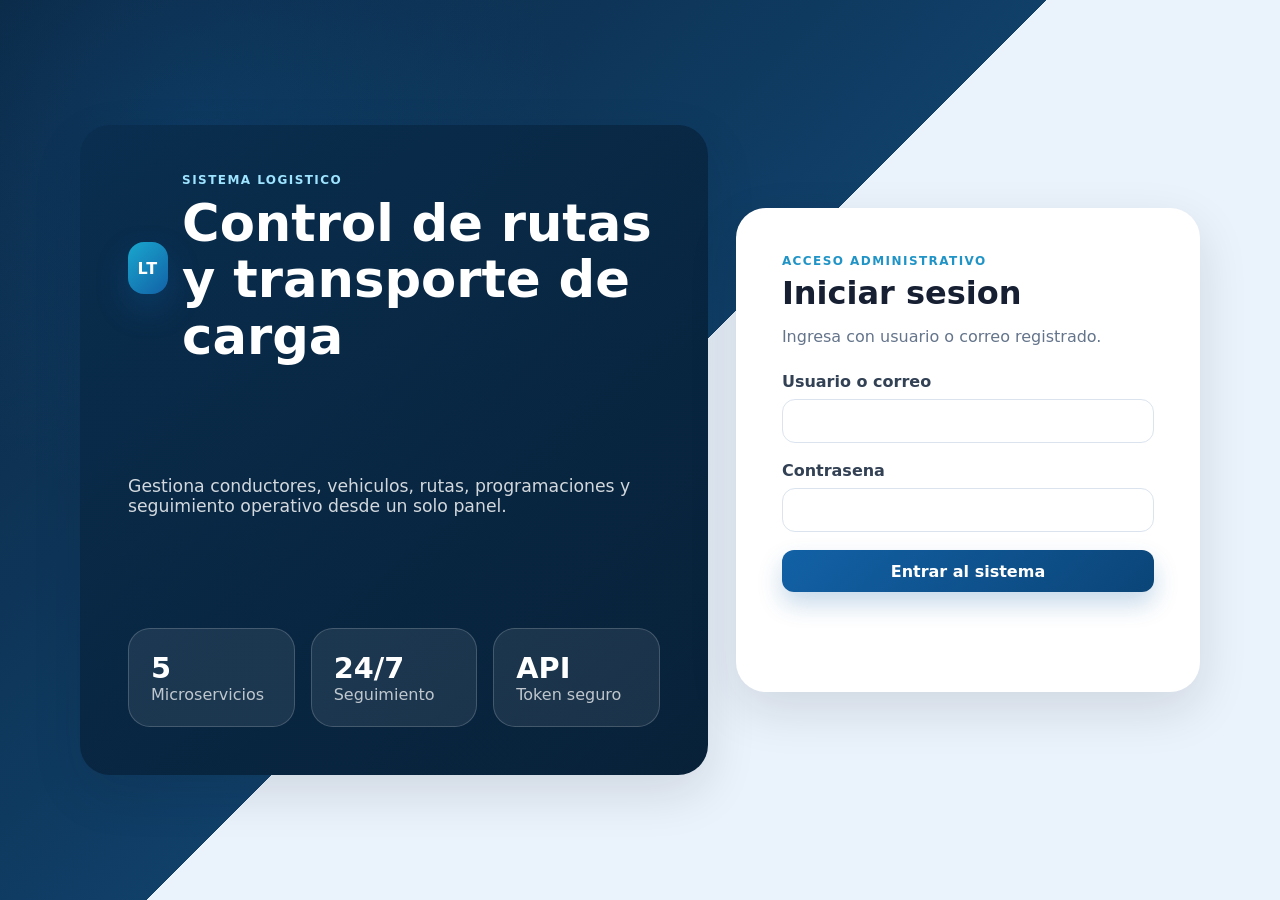
<file: index.html>
<!doctype html>
<html lang="es">
<head>
  <meta charset="utf-8">
  <meta name="viewport" content="width=device-width, initial-scale=1">
  <title>LogiTrans</title>
  <link rel="stylesheet" href="./assets/css/styles.css">
</head>
<body class="route-gate">
  <main class="gate-card">
    <div class="brand-mark">LT</div>
    <h1>LogiTrans</h1>
    <p>Preparando el panel administrativo...</p>
  </main>
  <script type="module" src="./assets/js/index.js"></script>
</body>
</html>
</file>
<file: assets/css/styles.css>
:root {
  --bg: #eef3f8;
  --panel: #ffffff;
  --panel-soft: #f8fafc;
  --ink: #172033;
  --muted: #64748b;
  --line: #dbe4ee;
  --primary: #1261a6;
  --primary-dark: #0b4578;
  --primary-soft: #e8f3ff;
  --success: #14845f;
  --warning: #b56a00;
  --danger: #c93636;
  --shadow: 0 18px 50px rgba(15, 23, 42, 0.12);
  --radius: 18px;
}

* {
  box-sizing: border-box;
}

body {
  margin: 0;
  min-height: 100vh;
  color: var(--ink);
  font-family: Inter, ui-sans-serif, system-ui, -apple-system, BlinkMacSystemFont, "Segoe UI", sans-serif;
  background: var(--bg);
}

button,
input,
select,
textarea {
  font: inherit;
}

button {
  cursor: pointer;
}

a {
  color: inherit;
}

.hidden {
  display: none !important;
}

.route-gate,
.auth-page {
  display: grid;
  place-items: center;
  padding: 28px;
  background:
    radial-gradient(circle at 15% 15%, rgba(18, 97, 166, 0.22), transparent 28%),
    linear-gradient(135deg, #0b2742, #103f68 48%, #eaf2fb 48%);
}

.gate-card {
  width: min(420px, 100%);
  padding: 36px;
  border-radius: var(--radius);
  background: rgba(255, 255, 255, 0.94);
  box-shadow: var(--shadow);
  text-align: center;
}

.auth-shell {
  width: min(1120px, 100%);
  display: grid;
  grid-template-columns: 1.15fr 0.85fr;
  gap: 28px;
  align-items: stretch;
}

.auth-hero,
.auth-card {
  border-radius: 30px;
  box-shadow: var(--shadow);
}

.auth-hero {
  min-height: 650px;
  padding: 48px;
  display: flex;
  flex-direction: column;
  justify-content: space-between;
  color: #fff;
  background:
    linear-gradient(rgba(7, 32, 55, 0.78), rgba(7, 32, 55, 0.82)),
    linear-gradient(135deg, #1261a6, #0b2742);
}

.auth-card {
  padding: 46px;
  background: var(--panel);
  align-self: center;
}

.brand-block,
.mobile-brand,
.sidebar-brand,
.user-chip {
  display: flex;
  align-items: center;
  gap: 14px;
}

.brand-mark {
  width: 52px;
  height: 52px;
  border-radius: 16px;
  display: inline-grid;
  place-items: center;
  color: #fff;
  font-weight: 800;
  letter-spacing: 0.08em;
  background: linear-gradient(135deg, #19a7ce, #1261a6);
  box-shadow: 0 14px 32px rgba(18, 97, 166, 0.3);
}

.mobile-brand {
  display: none;
  margin-bottom: 26px;
  font-weight: 800;
}

.eyebrow {
  margin: 0 0 8px;
  color: #2094c6;
  font-size: 0.75rem;
  font-weight: 800;
  letter-spacing: 0.12em;
  text-transform: uppercase;
}

.auth-hero .eyebrow {
  color: #9ee4ff;
}

h1,
h2,
h3 {
  margin: 0;
  line-height: 1.1;
}

.auth-hero h1 {
  max-width: 620px;
  font-size: clamp(2.4rem, 4vw, 4.2rem);
}

.auth-card h2 {
  font-size: 2rem;
}

.hero-copy,
.muted {
  color: var(--muted);
}

.auth-hero .hero-copy {
  max-width: 600px;
  color: rgba(255, 255, 255, 0.82);
  font-size: 1.08rem;
}

.hero-grid {
  display: grid;
  grid-template-columns: repeat(3, 1fr);
  gap: 16px;
}

.hero-grid article {
  padding: 22px;
  border: 1px solid rgba(255, 255, 255, 0.18);
  border-radius: 22px;
  background: rgba(255, 255, 255, 0.08);
}

.hero-grid strong {
  display: block;
  font-size: 1.8rem;
}

.hero-grid span {
  color: rgba(255, 255, 255, 0.72);
}

.stack-form {
  display: grid;
  gap: 18px;
  margin-top: 26px;
}

label span {
  display: block;
  margin-bottom: 8px;
  color: #334155;
  font-weight: 700;
}

input,
select,
textarea {
  width: 100%;
  min-height: 44px;
  border: 1px solid var(--line);
  border-radius: 13px;
  padding: 10px 13px;
  color: var(--ink);
  background: #fff;
  outline: none;
  transition: border-color 0.2s, box-shadow 0.2s;
}

textarea {
  min-height: 96px;
  resize: vertical;
}

input:focus,
select:focus,
textarea:focus {
  border-color: var(--primary);
  box-shadow: 0 0 0 4px rgba(18, 97, 166, 0.12);
}

.primary-button,
.secondary-button,
.ghost-button,
.danger-button,
.icon-button,
.table-action {
  min-height: 42px;
  border: 0;
  border-radius: 12px;
  padding: 10px 16px;
  font-weight: 800;
  transition: transform 0.15s, box-shadow 0.15s, background 0.15s;
}

.primary-button {
  color: #fff;
  background: linear-gradient(135deg, var(--primary), var(--primary-dark));
  box-shadow: 0 12px 24px rgba(18, 97, 166, 0.24);
}

.secondary-button {
  color: var(--primary-dark);
  background: var(--primary-soft);
}

.ghost-button {
  color: var(--ink);
  background: #edf3f9;
}

.danger-button {
  color: #fff;
  background: var(--danger);
}

.primary-button:hover,
.secondary-button:hover,
.ghost-button:hover,
.danger-button:hover,
.table-action:hover {
  transform: translateY(-1px);
}

.full-button {
  width: 100%;
}

.form-message {
  min-height: 22px;
  color: var(--danger);
  font-weight: 700;
}

.app-shell {
  min-height: 100vh;
  display: grid;
  grid-template-columns: 286px 1fr;
}

.sidebar {
  position: sticky;
  top: 0;
  height: 100vh;
  display: flex;
  flex-direction: column;
  padding: 24px;
  color: #dceeff;
  background: #0b2742;
}

.sidebar-brand {
  padding-bottom: 26px;
  border-bottom: 1px solid rgba(255, 255, 255, 0.1);
}

.sidebar-brand strong {
  display: block;
  color: #fff;
  font-size: 1.1rem;
}

.sidebar-brand span:not(.brand-mark) {
  color: #93b6d2;
  font-size: 0.82rem;
}

.sidebar-nav {
  display: grid;
  gap: 8px;
  margin-top: 26px;
}

.nav-link {
  width: 100%;
  border: 0;
  border-radius: 14px;
  padding: 13px 14px;
  color: #c7dced;
  text-align: left;
  font-weight: 800;
  background: transparent;
}

.nav-link:hover,
.nav-link.active {
  color: #fff;
  background: rgba(255, 255, 255, 0.12);
}

.logout-button {
  margin-top: auto;
  color: #fff;
  background: rgba(255, 255, 255, 0.1);
}

.content-shell {
  min-width: 0;
}

.topbar {
  position: sticky;
  top: 0;
  z-index: 10;
  min-height: 88px;
  display: flex;
  align-items: center;
  gap: 18px;
  padding: 20px 30px;
  border-bottom: 1px solid var(--line);
  background: rgba(238, 243, 248, 0.9);
  backdrop-filter: blur(14px);
}

.topbar h1 {
  font-size: 1.6rem;
}

.icon-button {
  width: 42px;
  padding: 0;
  display: inline-grid;
  place-items: center;
  color: var(--ink);
  background: #fff;
  border: 1px solid var(--line);
}

#sidebar-toggle {
  display: none;
}

.user-chip {
  margin-left: auto;
  padding: 8px 12px 8px 8px;
  border-radius: 999px;
  background: #fff;
  border: 1px solid var(--line);
}

.user-chip span {
  width: 38px;
  height: 38px;
  display: inline-grid;
  place-items: center;
  border-radius: 999px;
  color: #fff;
  font-weight: 900;
  background: var(--primary);
}

.user-chip strong,
.user-chip small {
  display: block;
}

.user-chip small {
  color: var(--muted);
}

.app-content {
  padding: 30px;
}

.section-grid {
  display: grid;
  gap: 22px;
}

.stats-grid {
  display: grid;
  grid-template-columns: repeat(auto-fit, minmax(180px, 1fr));
  gap: 18px;
}

.stat-card,
.panel,
.empty-state {
  border: 1px solid var(--line);
  border-radius: var(--radius);
  background: var(--panel);
  box-shadow: 0 10px 28px rgba(15, 23, 42, 0.06);
}

.stat-card {
  padding: 22px;
}

.stat-card span {
  color: var(--muted);
  font-weight: 700;
}

.stat-card strong {
  display: block;
  margin-top: 10px;
  font-size: 2rem;
}

.panel {
  overflow: hidden;
}

.panel-header,
.panel-footer {
  display: flex;
  align-items: center;
  gap: 12px;
  justify-content: space-between;
  padding: 20px;
  border-bottom: 1px solid var(--line);
}

.panel-footer {
  border-top: 1px solid var(--line);
  border-bottom: 0;
}

.panel-title h2 {
  font-size: 1.2rem;
}

.panel-title p {
  margin: 6px 0 0;
  color: var(--muted);
}

.toolbar {
  display: grid;
  grid-template-columns: repeat(4, minmax(0, 1fr)) auto;
  gap: 12px;
  padding: 18px 20px;
  background: var(--panel-soft);
  border-bottom: 1px solid var(--line);
}

.toolbar.three {
  grid-template-columns: repeat(3, minmax(0, 1fr)) auto;
}

.toolbar.two {
  grid-template-columns: repeat(2, minmax(0, 1fr)) auto;
}

.table-wrap {
  overflow-x: auto;
}

table {
  width: 100%;
  border-collapse: collapse;
  min-width: 760px;
}

th,
td {
  padding: 14px 16px;
  border-bottom: 1px solid var(--line);
  text-align: left;
  vertical-align: middle;
}

th {
  color: #475569;
  font-size: 0.78rem;
  letter-spacing: 0.08em;
  text-transform: uppercase;
  background: #f8fafc;
}

tbody tr:hover {
  background: #f8fbff;
}

.actions {
  display: flex;
  flex-wrap: wrap;
  gap: 8px;
}

.table-action {
  min-height: 34px;
  padding: 7px 10px;
  font-size: 0.82rem;
  color: var(--primary-dark);
  background: var(--primary-soft);
}

.table-action.danger {
  color: #fff;
  background: var(--danger);
}

.table-action.warning {
  color: #4a3000;
  background: #fff1d6;
}

.badge {
  display: inline-flex;
  align-items: center;
  justify-content: center;
  min-height: 28px;
  border-radius: 999px;
  padding: 4px 10px;
  font-size: 0.78rem;
  font-weight: 900;
  color: #16436d;
  background: #e8f3ff;
}

.badge.success {
  color: #0f513c;
  background: #dcfce7;
}

.badge.warning {
  color: #7c4a03;
  background: #fef3c7;
}

.badge.danger {
  color: #842029;
  background: #fee2e2;
}

.badge.neutral {
  color: #475569;
  background: #e2e8f0;
}

.form-grid {
  display: grid;
  grid-template-columns: repeat(2, minmax(0, 1fr));
  gap: 16px;
}

.form-grid .full {
  grid-column: 1 / -1;
}

.modal-root {
  position: fixed;
  inset: 0;
  z-index: 50;
  display: grid;
  place-items: center;
  padding: 22px;
}

.modal-backdrop {
  position: absolute;
  inset: 0;
  background: rgba(15, 23, 42, 0.55);
}

.modal-card {
  position: relative;
  width: min(760px, 100%);
  max-height: min(88vh, 820px);
  display: flex;
  flex-direction: column;
  border-radius: 24px;
  background: #fff;
  box-shadow: var(--shadow);
  overflow: hidden;
}

.modal-header {
  display: flex;
  align-items: center;
  justify-content: space-between;
  gap: 16px;
  padding: 22px;
  border-bottom: 1px solid var(--line);
}

.modal-body {
  padding: 22px;
  overflow-y: auto;
}

.modal-actions {
  display: flex;
  justify-content: flex-end;
  gap: 10px;
  margin-top: 20px;
}

.toast-container {
  position: fixed;
  right: 20px;
  bottom: 20px;
  z-index: 80;
  display: grid;
  gap: 10px;
}

.toast {
  min-width: min(360px, calc(100vw - 40px));
  padding: 14px 16px;
  border-radius: 15px;
  color: #fff;
  font-weight: 800;
  box-shadow: var(--shadow);
  background: var(--primary-dark);
}

.toast.success {
  background: var(--success);
}

.toast.error {
  background: var(--danger);
}

.toast.warning {
  background: var(--warning);
}

.loading-overlay {
  position: fixed;
  inset: 0;
  z-index: 90;
  display: grid;
  place-items: center;
  background: rgba(248, 250, 252, 0.72);
}

.loader {
  width: 54px;
  height: 54px;
  border: 5px solid #cfe5f8;
  border-top-color: var(--primary);
  border-radius: 50%;
  animation: spin 0.8s linear infinite;
}

.empty-state {
  padding: 34px;
  color: var(--muted);
  text-align: center;
}

.detail-list {
  display: grid;
  gap: 10px;
  padding: 20px;
}

.detail-list article {
  display: grid;
  grid-template-columns: 160px 1fr;
  gap: 12px;
  padding: 12px;
  border-radius: 12px;
  background: var(--panel-soft);
}

.detail-list strong {
  color: #475569;
}

@keyframes spin {
  to {
    transform: rotate(360deg);
  }
}

@media (max-width: 1100px) {
  .stats-grid {
    grid-template-columns: repeat(2, minmax(0, 1fr));
  }

  .toolbar,
  .toolbar.three,
  .toolbar.two {
    grid-template-columns: repeat(2, minmax(0, 1fr));
  }
}

@media (max-width: 860px) {
  .auth-shell {
    grid-template-columns: 1fr;
  }

  .auth-hero {
    display: none;
  }

  .mobile-brand {
    display: flex;
  }

  .app-shell {
    grid-template-columns: 1fr;
  }

  .sidebar {
    position: fixed;
    z-index: 40;
    width: min(310px, 86vw);
    transform: translateX(-105%);
    transition: transform 0.2s ease;
  }

  .sidebar.open {
    transform: translateX(0);
  }

  #sidebar-toggle {
    display: inline-grid;
  }

  .topbar {
    padding: 16px;
  }

  .app-content {
    padding: 18px;
  }

  .user-chip div {
    display: none;
  }
}

@media (max-width: 620px) {
  .auth-page {
    padding: 16px;
  }

  .auth-card {
    padding: 28px;
    border-radius: 22px;
  }

  .stats-grid,
  .toolbar,
  .toolbar.three,
  .toolbar.two,
  .form-grid {
    grid-template-columns: 1fr;
  }

  .panel-header,
  .panel-footer {
    align-items: stretch;
    flex-direction: column;
  }

  .modal-actions {
    flex-direction: column-reverse;
  }

  .modal-actions button {
    width: 100%;
  }
}
</file>
